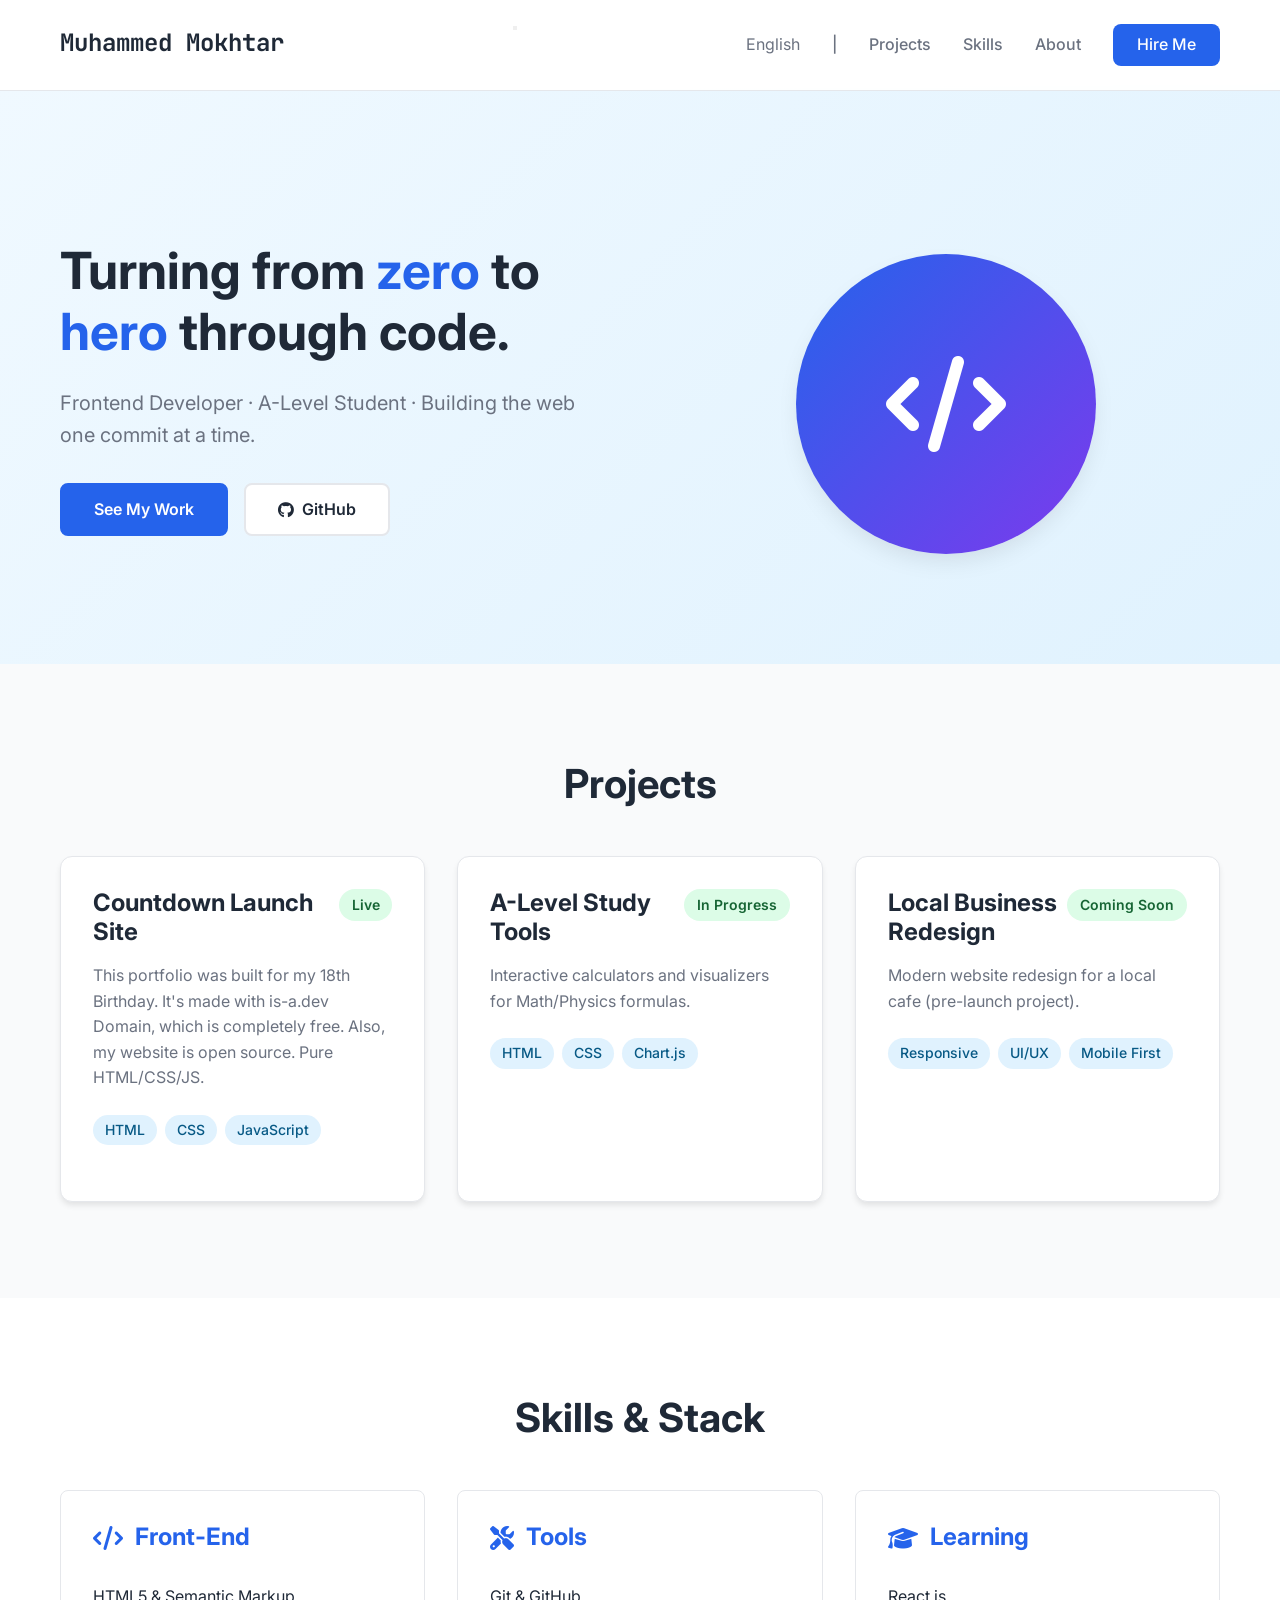
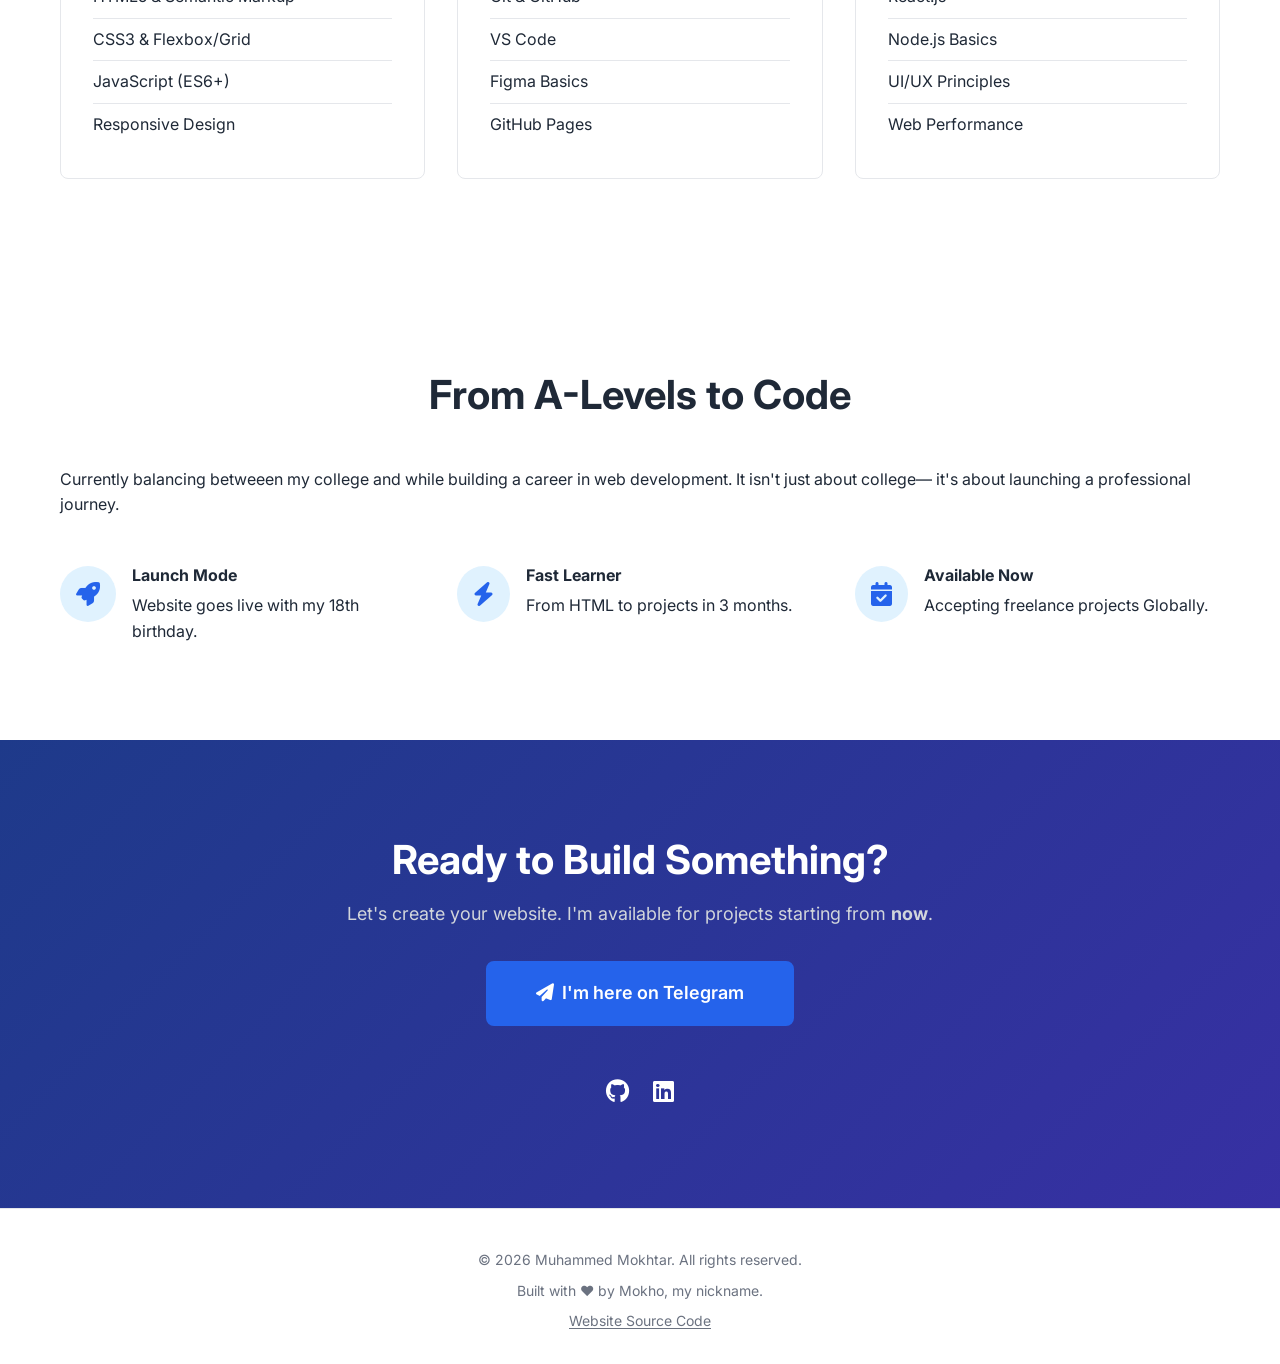
<file: index.html>
<!DOCTYPE html>
<html lang="en">
<head>
    <meta charset="UTF-8">
    <meta name="viewport" content="width=device-width, initial-scale=1.0">
    <title>Muhammed Mokhtar | Developer</title>
    <link rel="icon" href="favicon.svg" type="image/svg+xml">
    <link rel="stylesheet" href="style.css">
    <link rel="stylesheet" href="https://cdnjs.cloudflare.com/ajax/libs/font-awesome/6.4.0/css/all.min.css">
    <link href="https://fonts.googleapis.com/css2?family=Inter:wght@300;400;500;600;700&family=JetBrains+Mono:wght@300;400&display=swap" rel="stylesheet">
    <link href="https://fonts.googleapis.com/css2?family=Almarai:wght@300;400;700&display=swap" rel="stylesheet">
</head>
<body>
<!--Navigation Section-->
<nav class="navbar">
    <div class="container">
        <div class="nav-brand">
            <a href="#" class="logo" data-i18n="nav-name">Muhammed Mokhtar</a>
        </div>
        <button class="nav-toggle" id="nav-toggle" aria-label="Toggle navigation" aria-expanded="false">
            <span class="bar"></span>
            <span class="bar"></span>
            <span class="bar"></span>
        </button>
        <div class="nav-links">
            <!-- Added 'nav-item' class to match others -->
            <button id="language-toggle" class="nav-item lang-btn">
                <span class="lang-text" data-i18n="nav-language">English</span>
            </button>
            <span class="nav-sep nav-item">|</span>
            <!-- Your existing links should have 'nav-item' class -->
            <a href="#projects" class="nav-item" data-i18n="nav-projects">Projects</a>
            <a href="#skills" class="nav-item" data-i18n="nav-skills">Skills</a>
            <a href="#about" class="nav-item" data-i18n="nav-about">About</a>
            <a href="https://www.upwork.com/freelancers/~0129f83cc95f528f00" class="cta-button" data-i18n="nav-contact" target="_blank" rel="noopener noreferrer">Hire Me</a>
        </div>
    </div>
</nav>

<!-- Hero Section -->
<section class="hero">
    <div class="container">
        <div class="hero-content">
            <h1 class="hero-tagline" data-i18n="hero-title">Turning from <span class="highlight">zero</span> to <span class="highlight">hero</span> through code</h1>
            <p class="hero-subtitle" data-i18n="hero-subtitle">Frontend Developer · A-Level Student · Building the web one commit at a time.</p>
            <div class="hero-buttons">
                <a href="#projects" class="btn-primary" data-i18n="hero-button-projects">See My Work</a>
                <a href="https://github.com/ngompoweredbypoi" target="_blank" class="btn-secondary">
                    <i class="fab fa-github"></i> <span data-i18n="hero-button-github">GitHub</span>
                </a>
            </div>
        </div>
        <div class="hero-image">
            <!-- Replace with your photo or cool illustration -->
            <div class="image-placeholder">
                <i class="fas fa-code"></i>
            </div>
        </div>
    </div>
</section>

<!-- Projects Section -->
<section id="projects" class="projects">
    <div class="container">
        <h2 class="section-title" data-i18n="projects-title">Projects</h2>
        <div class="projects-grid">
            
            <!-- Project 1 -->
            <div class="project-card">
                <div class="project-header">
                    <h3 data-i18n="project-1-title">Launch Site</h3>
                    <span class="project-status" data-i18n="project-1-status">Live</span>
                </div>
                <p class="project-desc" data-i18n="project-1-desc">This website was built for my 18th Birthday. It's made with is-a.dev Domain, which is completely free. Also, my website is open source. Pure HTML/CSS/JS.</p>
                <div class="project-tech">
                    <span class="tech-tag">HTML</span>
                    <span class="tech-tag">CSS</span>
                    <span class="tech-tag">JavaScript</span>
                </div>
            </div>
            <!-- Project 2 -->
            <div class="project-card">
                <div class="project-header">
                    <h3 data-i18n="project-2-title">A-Level Study Tools</h3>
                    <span class="project-status" data-i18n="project-2-status">In Progress</span>
                </div>
                <p class="project-desc" data-i18n="project-2-desc">Interactive calculators and visualizers for Math/Physics formulas.</p>
                <div class="project-tech">
                    <span class="tech-tag">HTML</span>
                    <span class="tech-tag">CSS</span>
                    <span class="tech-tag">Chart.js</span>
                </div>
            </div>
            <!-- Project 3 -->
            <div class="project-card">
                <div class="project-header">
                    <h3 data-i18n="project-3-title">Local Business Redesign</h3>
                    <span class="project-status" data-i18n="project-3-status">Coming Soon</span>
                </div>
                <p class="project-desc" data-i18n="project-3-desc">Modern website redesign for a local cafe (pre-launch project).</p>
                <div class="project-tech">
                    <span class="tech-tag">Responsive</span>
                    <span class="tech-tag">UI/UX</span>
                    <span class="tech-tag">Mobile First</span>
                </div>
            </div>

        </div>
    </div>
</section>

<!-- Skills Section -->
<section id="skills" class="skills">
    <div class="container">
        <h2 class="section-title" data-i18n="skills-title">Skills & Stack</h2>
        <div class="skills-grid">
            <div class="skill-category">
                <h3><i class="fas fa-code"></i> <span data-i18n="skills-frontend">Front-End</span></h3>
                <ul>
                    <li>HTML5 & Semantic Markup</li>
                    <li>CSS3 & Flexbox/Grid</li>
                    <li>JavaScript (ES6+)</li>
                    <li>Responsive Design</li>
                </ul>
            </div>
            <div class="skill-category">
                <h3><i class="fas fa-tools"></i> <span data-i18n="skills-tools">Tools</span></h3>
                <ul>
                    <li>Git & GitHub</li>
                    <li>VS Code</li>
                    <li>Figma Basics</li>
                    <li>GitHub Pages</li>
                </ul>
            </div>
            <div class="skill-category">
                <h3><i class="fas fa-graduation-cap"></i> <span data-i18n="skills-learning">Learning</span></h3>
                <ul>
                    <li>React.js</li>
                    <li>Node.js Basics</li>
                    <li>UI/UX Principles</li>
                    <li>Web Performance</li>
                </ul>
            </div>
        </div>
    </div>
</section>

<!-- About Section -->
<section id="about" class="about">
    <div class="container">
        <div class="about-content">
            <h2 class="section-title" data-i18n="about-title">From A-Levels to Code</h2>
            <p data-i18n="about-text">Currently balancing betweeen my college and while building a career in web development. It isn't just about college— it's about launching a professional journey.</p>
            <div class="about-points">
                <div class="point">
                    <i class="fas fa-rocket"></i>
                    <div>
                        <h4 data-i18n="about-1-title">Launch Mode</h4>
                        <p data-i18n="about-1-desc">Website goes live with my 18th birthday.</p>
                    </div>
                </div>
                <div class="point">
                    <i class="fas fa-bolt"></i>
                    <div>
                        <h4 data-i18n="about-2-title">Fast Learner</h4>
                        <p data-i18n="about-2-desc">From HTML to projects in 3 months.</p>
                    </div>
                </div>
                <div class="point">
                    <i class="fas fa-calendar-check"></i>
                    <div>
                        <h4 data-i18n="about-3-title">Available Now</h4>
                        <p data-i18n="about-3-desc">Accepting freelance projects <strong>Globally.</strong></p>
                    </div>
                </div>
            </div>
        </div>
    </div>
</section>

<!-- Contact CTA -->
<section id="contact" class="contact">
    <div class="container">
        <h2 data-i18n="contact-title">Ready to Build Something?</h2>
        <p data-i18n="contact-text">Let's create your website. I'm available for projects starting <strong data-i18n="contact-rn">now</strong>.</p>
        <a href="https://t.me/ngompoweredbypoi" target="_blank" class="btn-primary btn-large">
            <i class="fas fa-paper-plane"></i> <span data-i18n="contact-telegram">I'm here on Telegram</span>
        </a>
        <div class="social-links">
            <a href="https://github.com/ngompoweredbypoi" target="_blank"><i class="fab fa-github"></i></a>
            <a href="#" target="_blank"><i class="fab fa-linkedin"></i></a>
            <!-- X social link removed -->
        </div>
    </div>
</section>

<!-- Footer -->
<footer>
    <div class="container">
        <p class="footer-sub"><span data-i18n="footer-copyright">&copy; <span id="current-year">2026</span> Muhammed Mokhtar. All rights reserved.</span></p>
        <p class="footer-sub" data-i18n="footer-text">Built with ❤️ by Mokho, my nickname.</p>
        <p class="footer-sub"><a class="footer-source-link" href="https://github.com/ngompoweredbypoi/MyWebsiteSource" target="_blank" rel="noopener noreferrer" data-i18n="footer-source">Website Source Code</a></p>
    </div>
</footer>

<!-- JavaScript -->
<script src="script.js"></script>
</body>
</html>
</file>
<file: style.css>
/* ===== RESET & BASE ===== */
* {
    margin: 0;
    padding: 0;
    box-sizing: border-box;
}

:root {
    --primary: #2563eb;       /* Blue */
    --primary-dark: #1d4ed8;
    --secondary: #7c3aed;     /* Purple */
    --text: #1f2937;          /* Gray-900 */
    --text-light: #6b7280;    /* Gray-500 */
    --bg: #ffffff;
    --bg-light: #f9fafb;
    --bg-card: #ffffff;
    --border: #e5e7eb;
    --shadow: 0 4px 6px -1px rgba(0, 0, 0, 0.1);
    --shadow-lg: 0 10px 25px -5px rgba(0, 0, 0, 0.1);
    --radius: 8px;
    --radius-lg: 12px;
}

body {
    font-family: 'Inter', sans-serif;
    line-height: 1.6;
    color: var(--text);
    background: var(--bg);
}

.container {
    width: 100%;
    max-width: 1200px;
    margin: 0 auto;
    padding: 0 20px;
}

/* ===== TYPOGRAPHY ===== */
h1, h2, h3, h4 {
    font-weight: 700;
    line-height: 1.2;
}

h1 { font-size: 3.5rem; }
h2 { font-size: 2.5rem; }
h3 { font-size: 1.5rem; }

.highlight {
    color: var(--primary);
    position: relative;
}

.highlight::after {
    content: '';
    position: absolute;
    bottom: 2px;
    left: 0;
    width: 100%;
    height: 6px;
    background: rgba(37, 99, 235, 0.2);
    z-index: -1;
}

/* ===== NAVBAR ===== */
.navbar {
    padding: 1.5rem 0;
    position: fixed;
    width: 100%;
    top: 0;
    background: rgba(255, 255, 255, 0.95);
    backdrop-filter: blur(10px);
    z-index: 2000;
    border-bottom: 1px solid var(--border);
}

.navbar .container {
    display: flex;
    justify-content: space-between;
    align-items: flex-start;
}

.nav-brand {
    display: flex;
    flex-direction: column;
    gap: 0.25rem;
    align-items: flex-start;
}

/* Keep the hamburger aligned with the logo line */
.nav-toggle {
    margin-top: 0.15rem;
}

/* STEP 1: Make ALL nav items (links AND button) consistent */
.nav-item {
    /* Same for both <a> and <button> */
    color: var(--text-light); /* Your exact nav text color */
    text-decoration: none;
    font-weight: 500;
    transition: color 0.2s;
    display: inline-block; /* Prevents movement */
}

/* Remove button defaults */
.nav-item.lang-btn {
    background: none;
    border: none;
    font: inherit;
    cursor: pointer;
    display: flex; /* Keep flag+text aligned */
    align-items: center;
}

/* Hover effect - SAME for both */
.nav-item:hover {
    color: var(--primary); /* Your link hover color */
    transform: none !important; /* Prevents any movement */
}

/* If your existing links have specific hover, match it */
.nav-item.lang-btn:hover {
    /* Make it behave EXACTLY like other links */
    background: transparent !important;
    transform: translateY(0) !important;
}

/* Optional: If you want visual separation */
.nav-item.lang-btn {
    margin-right: 0rem;
    border-right: 0px solid rgba(0,0,0,0);
}

.logo {
    font-size: 1.5rem;
    font-weight: 700;
    text-decoration: none;
    color: var(--text);
    font-family: 'JetBrains Mono', monospace;
}

.dot {
    color: var(--primary);
}

.nav-links {
        display: flex;
        gap: 2rem;
        align-items: center;
}

.nav-links a {
    text-decoration: none;
    color: var(--text-light);
    font-weight: 500;
    transition: color 0.2s;
}

.nav-links a:hover {
    color: var(--primary);
}

.cta-button {
    background: var(--primary);
    color: white !important;
    padding: 0.5rem 1.5rem;
    border-radius: var(--radius);
    transition: background 0.2s;
}

.cta-button:hover {
    background: var(--primary-dark);
}

/* ===== HERO ===== */
.hero {
    padding: 10rem 0 6rem;
    background: linear-gradient(135deg, #f0f9ff 0%, #e0f2fe 100%);
    margin-top: 80px;
}

.hero .container {
    display: grid;
    grid-template-columns: 1fr 1fr;
    gap: 4rem;
    align-items: center;
}

.hero-tagline {
    margin-bottom: 1.5rem;
    font-size: 3.2rem;
}

.hero-subtitle {
    font-size: 1.25rem;
    color: var(--text-light);
    margin-bottom: 2rem;
    max-width: 600px;
}

.hero-buttons {
    display: flex;
    gap: 1rem;
    margin-bottom: 2rem;
}

.btn-primary, .btn-secondary {
    display: inline-flex;
    align-items: center;
    gap: 0.5rem;
    padding: 0.75rem 2rem;
    border-radius: var(--radius);
    text-decoration: none;
    font-weight: 600;
    transition: all 0.2s;
}

.btn-primary {
    background: var(--primary);
    color: white;
    border: 2px solid var(--primary);
}

.btn-primary:hover {
    background: var(--primary-dark);
    transform: translateY(-2px);
    box-shadow: var(--shadow);
}

.btn-secondary {
    background: white;
    color: var(--text);
    border: 2px solid var(--border);
}

.btn-secondary:hover {
    border-color: var(--primary);
    transform: translateY(-2px);
}

.countdown {
    background: white;
    padding: 1rem 1.5rem;
    border-radius: var(--radius);
    display: inline-block;
    box-shadow: var(--shadow);
}

.countdown p {
    margin: 0;
    font-family: 'JetBrains Mono', monospace;
    font-weight: 500;
}

#countdown-timer {
    color: var(--primary);
    font-weight: 700;
}

.hero-image {
    display: flex;
    justify-content: center;
    align-items: center;
}

.image-placeholder {
    width: 300px;
    height: 300px;
    border-radius: 50%;
    background: linear-gradient(135deg, var(--primary), var(--secondary));
    display: flex;
    align-items: center;
    justify-content: center;
    color: white;
    font-size: 6rem;
    box-shadow: var(--shadow-lg);
}

/* ===== SECTIONS ===== */
section {
    padding: 6rem 0;
}

.section-title {
    text-align: center;
    margin-bottom: 3rem;
}

/* ===== PROJECTS ===== */
.projects {
    background: var(--bg-light);
}

.projects-grid {
    display: grid;
    grid-template-columns: repeat(auto-fill, minmax(350px, 1fr));
    gap: 2rem;
}

.lang-btn:hover {
    border-color: #3b82f6;
    transform: translateY(-2px);
    box-shadow: 0 4px 12px rgba(59, 130, 246, 0.1);
}

.lang-flag {
    font-size: 1.2rem;
}

.lang-code {
    color: #1f2937;
}

/* For RTL (Arabic) support */
[dir="rtl"] body {
    text-align: right;
    font-family: 'Almarai', sans-serif;
}

[dir="rtl"] .logo {
    font-family: 'Almarai', sans-serif; /* Arabic-friendly font */
}

.project-card {
    background: var(--bg-card);
    padding: 2rem;
    border-radius: var(--radius-lg);
    box-shadow: var(--shadow);
    border: 1px solid var(--border);
    transition: transform 0.3s, box-shadow 0.3s;
}

.project-card:hover {
    transform: translateY(-5px);
    box-shadow: var(--shadow-lg);
}

.project-header {
    display: flex;
    justify-content: space-between;
    align-items: start;
    margin-bottom: 1rem;
}

.project-status {
    background: #dcfce7;
    color: #166534;
    padding: 0.3rem 0.8rem;
    border-radius: 25px;
    font-size: 0.875rem;
    font-weight: 600;
    white-space: nowrap;
}

.project-desc {
    color: var(--text-light);
    margin-bottom: 1.5rem;
    line-height: 1.6;
}

.project-tech {
    display: flex;
    flex-wrap: wrap;
    gap: 0.5rem;
    margin-bottom: 1.5rem;
}

.tech-tag {
    background: #e0f2fe;
    color: #075985;
    padding: 0.25rem 0.75rem;
    border-radius: 20px;
    font-size: 0.875rem;
    font-weight: 500;
}

.project-link {
    color: var(--primary);
    text-decoration: none;
    font-weight: 600;
    display: inline-flex;
    align-items: center;
    gap: 0.5rem;
}

.project-link:hover {
    text-decoration: underline;
}

/* ===== SKILLS ===== */
.skills-grid {
    display: grid;
    grid-template-columns: repeat(auto-fit, minmax(300px, 1fr));
    gap: 2rem;
}

.skill-category {
    background: var(--bg-card);
    padding: 2rem;
    border-radius: var(--radius);
    border: 1px solid var(--border);
}

.skill-category h3 {
    display: flex;
    align-items: center;
    gap: 0.75rem;
    margin-bottom: 1.5rem;
    color: var(--primary);
}

.skill-category ul {
    list-style: none;
}

.skill-category li {
    padding: 0.5rem 0;
    border-bottom: 1px solid var(--border);
}

.skill-category li:last-child {
    border-bottom: none;
}

/* ===== ABOUT ===== */
.about-points {
    display: grid;
    grid-template-columns: repeat(auto-fit, minmax(250px, 1fr));
    gap: 2rem;
    margin-top: 3rem;
}

.point {
    display: flex;
    gap: 1rem;
    align-items: start;
}

.point i {
    font-size: 1.5rem;
    color: var(--primary);
    background: #e0f2fe;
    padding: 1rem;
    border-radius: 50%;
}

.point h4 {
    margin-bottom: 0.5rem;
}

/* ===== CONTACT ===== */
.contact {
    text-align: center;
    background: linear-gradient(135deg, #1e3a8a 0%, #3730a3 100%);
    color: white;
}

.contact h2 {
    color: white;
    margin-bottom: 1rem;
}

.contact p {
    color: #d1d5db;
    margin-bottom: 2rem;
    font-size: 1.125rem;
}

.btn-large {
    padding: 1rem 3rem;
    font-size: 1.125rem;
}

.social-links {
    display: flex;
    justify-content: center;
    gap: 1.5rem;
    margin-top: 3rem;
}

.social-links a {
    color: white;
    font-size: 1.5rem;
    transition: transform 0.2s;
}

.social-links svg {
    width: 1.5rem;
    height: 1.5rem;
    vertical-align: middle;
}

.social-links img {
    width: 1.2rem;
    height: 1.2rem;
    object-fit: contain;
    vertical-align: middle;
}

/* Make the linked X/brand image appear white to match other icons and align it */
.social-links img {
    filter: invert(1) brightness(2);
    transform: translateY(-3px);
}

/* Slightly lower other icon types to visually match the X mark */
.social-links i,
.social-links svg {
    display: inline-block;
    transform: translateY(-1px);
}

.social-links a:hover {
    transform: translateY(-3px);
}

/* ===== FOOTER ===== */
footer {
    padding: 2rem 0;
    text-align: center;
    color: var(--text-light);
    border-top: 1px solid var(--border);
}

.footer-sub {
    font-size: 0.875rem;
    margin-top: 0.5rem;
}

.footer-source-link {
    color: var(--text-light);
    text-decoration: underline;
    text-underline-offset: 2px;
}

.footer-source-link:hover {
    color: var(--primary);
}

/* ===== RESPONSIVE ===== */
@media (max-width: 768px) {
    h1 { font-size: 2.5rem; }
    h2 { font-size: 2rem; }

    /* Make the page feel less wide on mobile */
    .container {
        padding: 0 24px;
    }
    
    .hero .container {
        grid-template-columns: 1fr;
        text-align: center;
    }
    
    .hero-tagline {
        font-size: 2.5rem;
    }
    
    /* Hide nav links by default on small screens; animate open/close via max-height */
    .nav-links {
        display: flex;
        flex-direction: column;
        gap: 0.75rem;
        align-items: center;
        width: 100%;
        background: rgba(255,255,255,0.98);
        /* start collapsed */
        max-height: 0;
        /* small collapsed padding to avoid sudden layout jumps */
        padding: 0.25rem 0;
        overflow: hidden;
        position: fixed;
        top: 62px;
        left: 0;
        right: 0;
        box-shadow: 0 6px 18px rgba(0,0,0,0.06);
        transition: max-height 240ms cubic-bezier(.22,.9,.3,1), padding 240ms cubic-bezier(.22,.9,.3,1), opacity 180ms ease;
        opacity: 0;
        pointer-events: none;
        z-index: 1500;
    }

    .nav-links.open {
        max-height: calc(100vh - 62px);
        opacity: 1;
        pointer-events: auto;
        padding: 0.75rem 0;
        z-index: 1500;
    }

    .nav-sep {
        display: none;
    }

    /* Hamburger button (hidden on larger screens) */
    .nav-toggle {
        display: inline-flex;
        position: relative;
        width: 42px;
        height: 42px;
        background: transparent;
        border: none;
        cursor: pointer;
        padding: 0;
        align-items: center;
        justify-content: center;
    }

    /* Use absolutely positioned bars so they rotate around center smoothly */
    .nav-toggle .bar {
        position: absolute;
        left: 50%;
        transform: translateX(-50%);
        width: 24px;
        height: 2px;
        background: var(--text-light);
        border-radius: 2px;
        transition: transform 220ms cubic-bezier(.22,.9,.3,1), opacity 180ms ease, background 180ms ease;
        transform-origin: center;
    }

    .nav-toggle .bar:nth-child(1) { top: 12px; }
    .nav-toggle .bar:nth-child(2) { top: 20px; }
    .nav-toggle .bar:nth-child(3) { top: 28px; }

    /* When open, top and bottom rotate to form a clean X; middle fades */
    .nav-toggle.open .bar:nth-child(1) {
        transform: translateX(-50%) translateY(8px) rotate(45deg);
        background: var(--text);
    }

    .nav-toggle.open .bar:nth-child(2) {
        opacity: 0;
        transform: translateX(-50%) scaleX(0.2);
    }

    .nav-toggle.open .bar:nth-child(3) {
        transform: translateX(-50%) translateY(-8px) rotate(-45deg);
        background: var(--text);
    }
    
    .hero-buttons {
        flex-direction: column;
        align-items: center;
    }
    
    .projects-grid {
        grid-template-columns: 1fr;
    }

    /* Reduce hero spacing and image on phones */
    .hero {
        padding: 6rem 0 3rem;
    }

    .image-placeholder {
        width: 220px;
        height: 220px;
        font-size: 4.5rem;
    }
}
</file>
